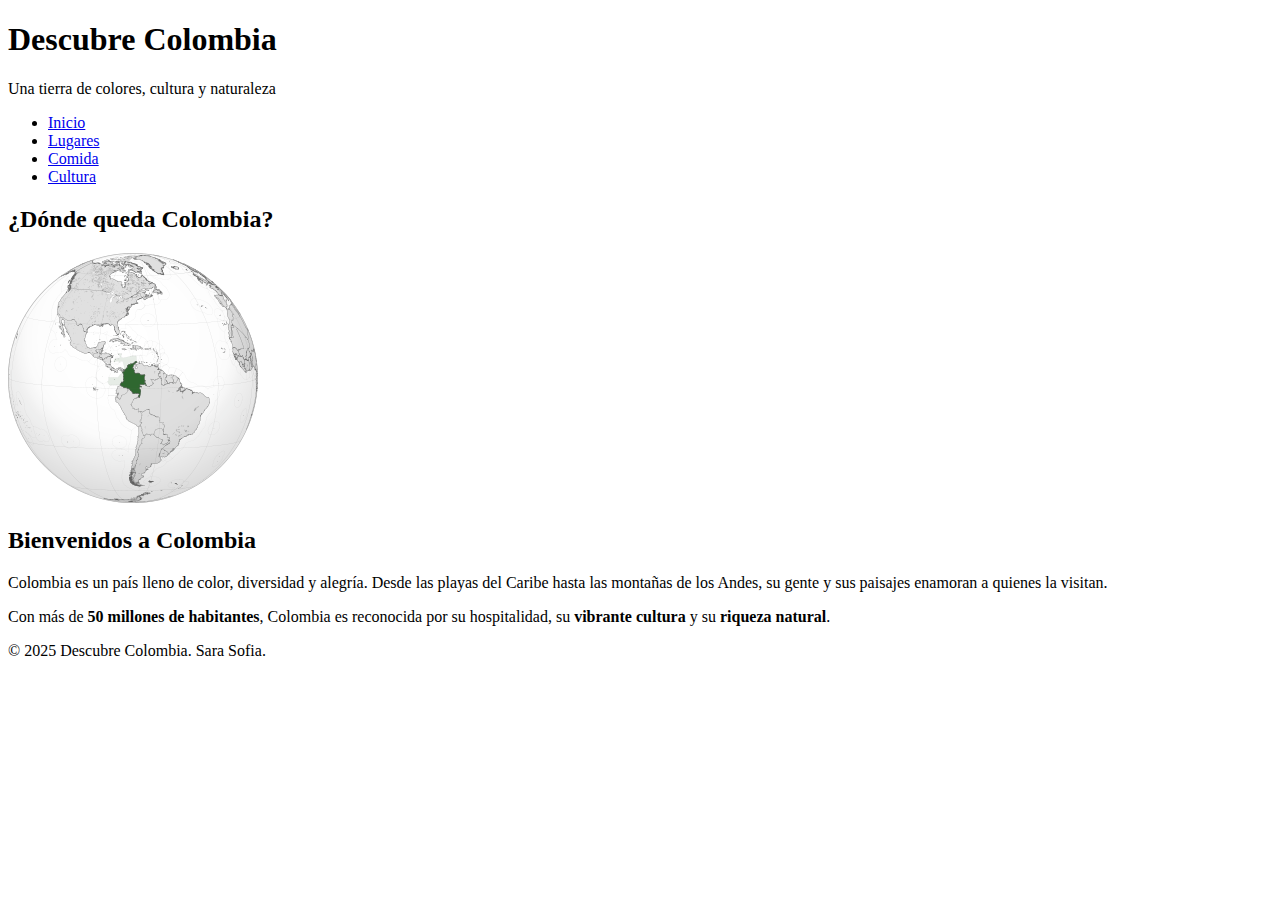
<file: index.html>
<!DOCTYPE html>
<html lang="es">

<head>
  <meta charset="utf-8" />
  <meta name="viewport" content="width=device-width, initial-scale=1.0" />
  <title>Descubre Colombia</title>
  <link rel="stylesheet" href="./stylesheets/main.css" />
</head>

<body>
<!--  Your HTML goes here-->

  <header>
    <h1>Descubre Colombia</h1>
    <p>Una tierra de colores, cultura y naturaleza</p>
    <nav>
      <ul>
        <li><a href="index.html">Inicio</a></li>
        <li><a href="lugares.html">Lugares</a></li>
        <li><a href="Comida.html">Comida</a></li>
        <li><a href="Cultura.html">Cultura</a></li>
      </ul>
    </nav>
  </header>

  <main>

    <section id="mapa">
      <h2>¿Dónde queda Colombia?</h2>
      <img src="images/mapa.png" alt="Mapa de Colombia" />
    </section>

    <section>
      <h2>Bienvenidos a Colombia</h2>
      <p>Colombia es un país lleno de color, diversidad y alegría. Desde las playas del Caribe hasta las montañas de los Andes, su gente y sus paisajes enamoran a quienes la visitan.</p>
      <p>Con más de <strong>50 millones de habitantes</strong>, Colombia es reconocida por su hospitalidad, su <strong>vibrante cultura</strong> y su <strong>riqueza natural</strong>.</p>
    </section>
    
  <footer>
    <p>&copy; 2025 Descubre Colombia. Sara Sofia.</p>
  </footer>

</html>
</file>
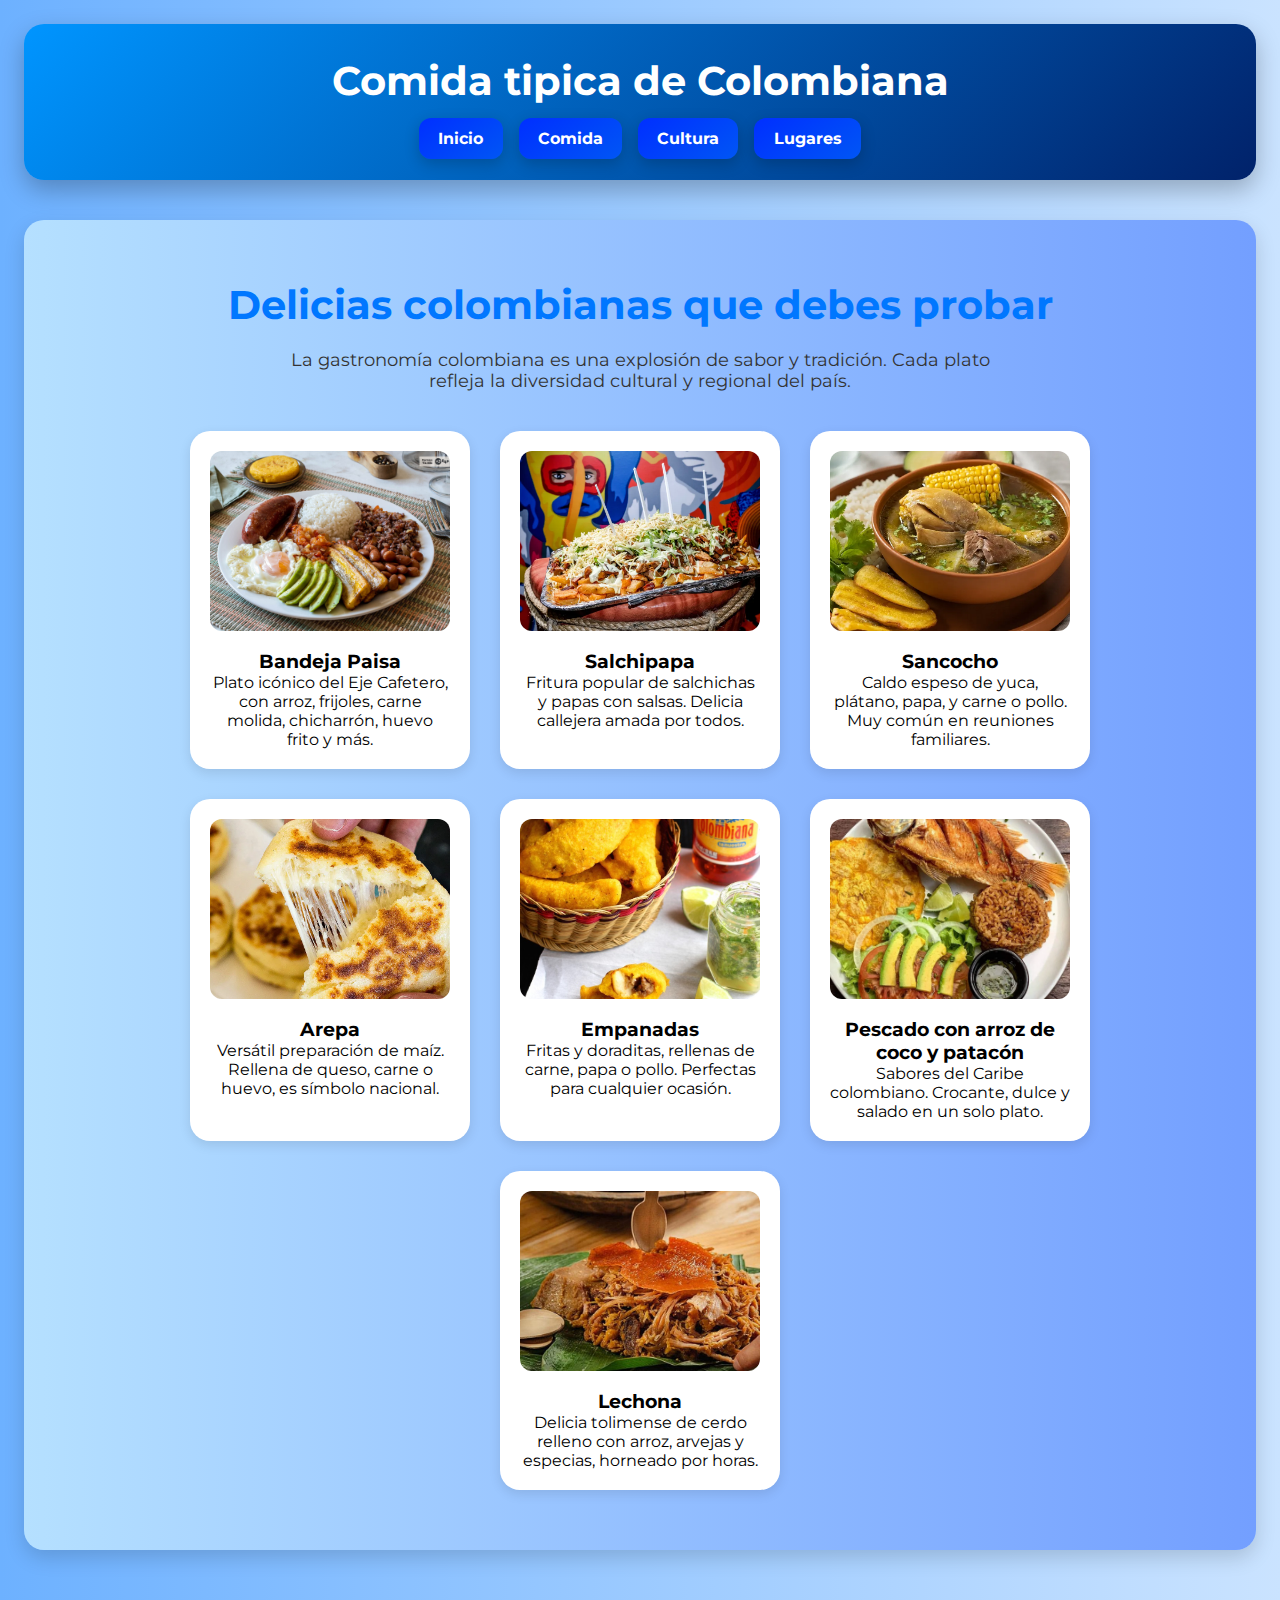
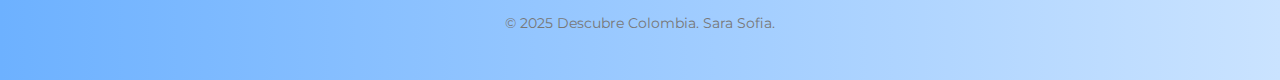
<file: Comida.html>
<!DOCTYPE html>
<html lang="es">
<head>
  <meta charset="UTF-8">
  <meta name="viewport" content="width=device-width, initial-scale=1.0">
  <title>Comida</title>
  <link rel="stylesheet" href="stylesheets/estilo-comida.css" />
</head>
<body>

  <header>
    <h1>Comida tipica de Colombiana</h1>
    <nav>
  <ul>
    <li><a href="index.html">Inicio</a></li>
    <li><a href="comida.html">Comida</a></li>
    <li><a href="cultura.html">Cultura</a></li>
    <li><a href="lugares.html">Lugares</a></li>
  </ul>
</nav>
  </header>

<script type="module" src="./javascripts/main.js"></script>
</body>

<section id="comida" class="section">
  <h2 class="section-title">Delicias colombianas que debes probar</h2>
  <p class="section-text">
    La gastronomía colombiana es una explosión de sabor y tradición. Cada plato refleja la diversidad cultural y regional del país.
  </p>

  <div class="food-grid">
    <div class="food-item">
      <img src="images/BandejaPisa.jpg" alt="Bandeja Paisa" class="food-img">
      <h3>Bandeja Paisa</h3>
      <p>Plato icónico del Eje Cafetero, con arroz, frijoles, carne molida, chicharrón, huevo frito y más.</p>
    </div>

    <div class="food-item">
      <img src="images/LaSalchipapa.webp" alt="Salchipapa" class="food-img">
      <h3>Salchipapa</h3>
      <p>Fritura popular de salchichas y papas con salsas. Delicia callejera amada por todos.</p>
    </div>

    <div class="food-item">
      <img src="images/Sancocho.webp" alt="Sancocho" class="food-img">
      <h3>Sancocho</h3>
      <p>Caldo espeso de yuca, plátano, papa, y carne o pollo. Muy común en reuniones familiares.</p>
    </div>

    <div class="food-item">
      <img src="images/Arepas.webp" alt="Arepa" class="food-img">
      <h3>Arepa</h3>
      <p>Versátil preparación de maíz. Rellena de queso, carne o huevo, es símbolo nacional.</p>
    </div>

    <div class="food-item">
      <img src="images/Empanadas.jpg" alt="Empanadas" class="food-img">
      <h3>Empanadas</h3>
      <p>Fritas y doraditas, rellenas de carne, papa o pollo. Perfectas para cualquier ocasión.</p>
    </div>

    <div class="food-item">
      <img src="images/Pescadococoypatacon.webp" alt="Pescado con arroz de coco y patacón" class="food-img">
      <h3>Pescado con arroz de coco y patacón</h3>
      <p>Sabores del Caribe colombiano. Crocante, dulce y salado en un solo plato.</p>
    </div>

    <div class="food-item">
      <img src="images/lechona.jpg" alt="Lechona" class="food-img">
      <h3>Lechona</h3>
      <p>Delicia tolimense de cerdo relleno con arroz, arvejas y especias, horneado por horas.</p>
    </div>
  </div>
</section>

  <footer>
    <p>&copy; 2025 Descubre Colombia. Sara Sofia.</p>
  </footer>

</html>
</file>
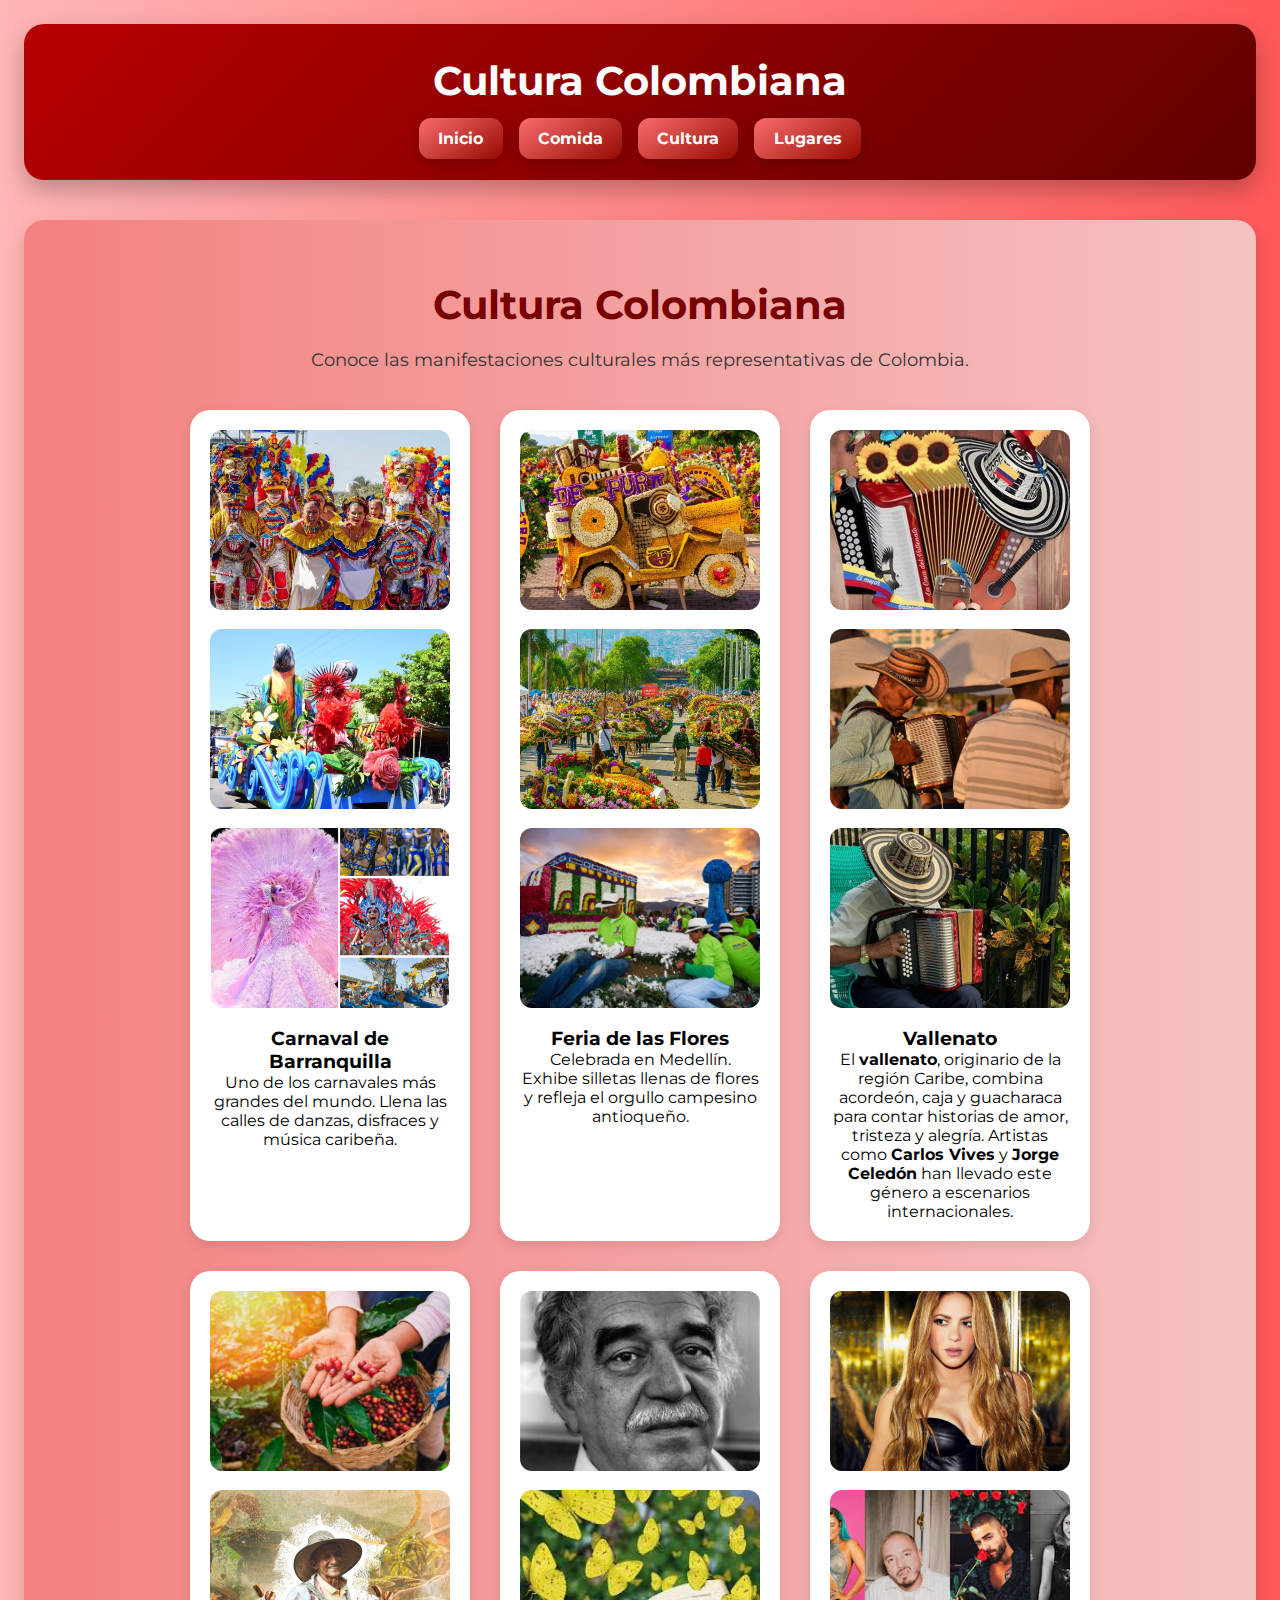
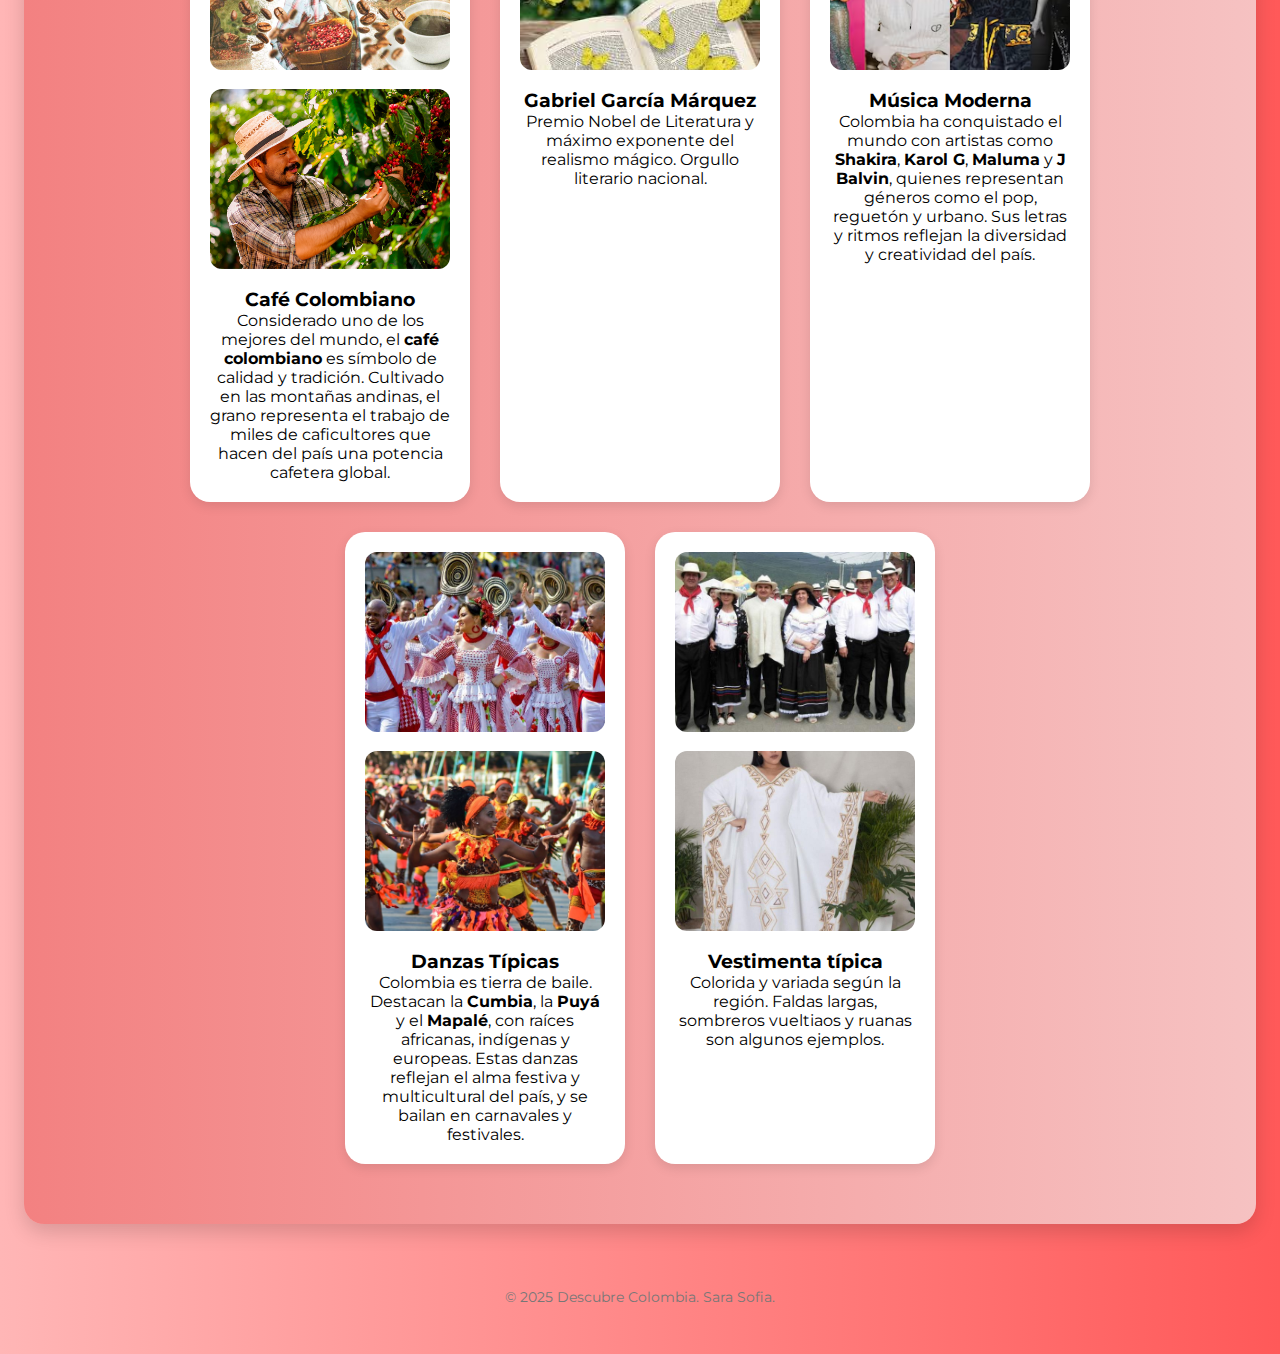
<file: Cultura.html>
<!DOCTYPE html>
<html lang="es">
<head>
  <meta charset="UTF-8" />
  <meta name="viewport" content="width=device-width, initial-scale=1.0">
  <title>Cultura Colombiana</title>
  <link rel="stylesheet" href="stylesheets/estilo-cultura.css" />
</head>
<body>

  <header>
    <h1>Cultura Colombiana</h1>
    <nav>
  <ul>
    <li><a href="index.html">Inicio</a></li>
    <li><a href="comida.html">Comida</a></li>
    <li><a href="cultura.html">Cultura</a></li>
    <li><a href="lugares.html">Lugares</a></li>
  </ul>
</nav>

  </header>

<script type="module" src="./javascripts/main.js"></script>
</body>

<section id="cultura">
    <h2 class="section-title">Cultura Colombiana</h2>
    <p class="section-text">Conoce las manifestaciones culturales más representativas de Colombia.</p>

 <div class="cultura-grid">
    <div class="cultura-item">
      <img src="images/carnaval-barranquilla.webp" alt="Carnaval de Barranquilla" class="cultura-img">
      <img src="images/carnavaldebarranquilla02.jpg" alt="Carnaval de Barranquilla" class="cultura-img">
      <img src="images/Carnaval03.jpg" alt="Carnaval de Barranquilla" class="cultura-img">
      <h3>Carnaval de Barranquilla</h3>
      <p>Uno de los carnavales más grandes del mundo. Llena las calles de danzas, disfraces y música caribeña.</p>
    </div>
    
    <div class="cultura-item">
      <img src="images/feriadeflores.jpg" alt="Feria de las Flores" class="cultura-img">
      <img src="images/feriadeflores02.webp" alt="Feria de las Flores" class="cultura-img">
      <img src="images/feriadeflores03.webp" alt="Feria de las Flores" class="cultura-img">
      <h3>Feria de las Flores</h3>
      <p>Celebrada en Medellín. Exhibe silletas llenas de flores y refleja el orgullo campesino antioqueño.</p>
    </div>

<div class="cultura-item">
  <img src="images/vallenato.jpg" alt="Grupo de Vallenato" class="cultura-img">
  <img src="images/vallenato02.jpg" alt="Grupo de Vallenato" class="cultura-img">
  <img src="images/vallenato03.webp" alt="Grupo de Vallenato" class="cultura-img">
  <h3>Vallenato</h3>
  <p>El <strong>vallenato</strong>, originario de la región Caribe, combina acordeón, caja y guacharaca para contar historias de amor, tristeza y alegría. Artistas como <strong>Carlos Vives</strong> y <strong>Jorge Celedón</strong> han llevado este género a escenarios internacionales.</p>
</div>

<div class="cultura-item">
  <img src="images/cafe02.jpg" alt="Café colombiano" class="cultura-img">
  <img src="images/cafe03.jpg" alt="Café colombiano" class="cultura-img">
  <img src="images/cafe04.jpg" alt="Café colombiano" class="cultura-img">
  <h3>Café Colombiano</h3>
  <p>Considerado uno de los mejores del mundo, el <strong>café colombiano</strong> es símbolo de calidad y tradición. Cultivado en las montañas andinas, el grano representa el trabajo de miles de caficultores que hacen del país una potencia cafetera global.</p>
</div>

    <div class="cultura-item">
      <img src="images/gabrielgarciamarques.png" alt="Gabriel García Márquez" class="cultura-img">
      <img src="images/gabo03.jpg" alt="Gabriel García Márquez" class="cultura-img">
      <h3>Gabriel García Márquez</h3>
      <p>Premio Nobel de Literatura y máximo exponente del realismo mágico. Orgullo literario nacional.</p>
    </div>

    <div class="cultura-item">
      <img src="images/shakira.jpg" alt="Cantantes colombianos" class="cultura-img">
      <img src="images/artistas.avif" alt="Cantantes colombianos" class="cultura-img">
      <h3>Música Moderna</h3>
      <p>Colombia ha conquistado el mundo con artistas como <strong>Shakira</strong>, <strong>Karol G</strong>, <strong>Maluma</strong> y <strong>J Balvin</strong>, quienes representan géneros como el pop, reguetón y urbano. Sus letras y ritmos reflejan la diversidad y creatividad del país.</p>
    </div>
<div class="cultura-item">
      <img src="images/cumbia01.jpg" alt="Baile colombiano" class="cultura-img">
      <img src="images/Mapale.jpg" alt="Baile colombiano" class="cultura-img">
      <h3>Danzas Típicas</h3>
      <p>Colombia es tierra de baile. Destacan la <strong>Cumbia</strong>, la <strong>Puyá</strong> y el <strong>Mapalé</strong>, con raíces africanas, indígenas y europeas. Estas danzas reflejan el alma festiva y multicultural del país, y se bailan en carnavales y festivales.</p>
  </div>

    <div class="cultura-item">
      <img src="images/trajes.jpg" alt="Traje típico colombiano" class="cultura-img">
      <img src="images/mantaguajira.jpg" alt="Traje típico colombiano" class="cultura-img">
      <h3>Vestimenta típica</h3>
      <p>Colorida y variada según la región. Faldas largas, sombreros vueltiaos y ruanas son algunos ejemplos.</p>
    </div>
</div>
</section>

  <footer>
    <p>&copy; 2025 Descubre Colombia. Sara Sofia.</p>
  </footer>
  
</body>
</html>
</file>
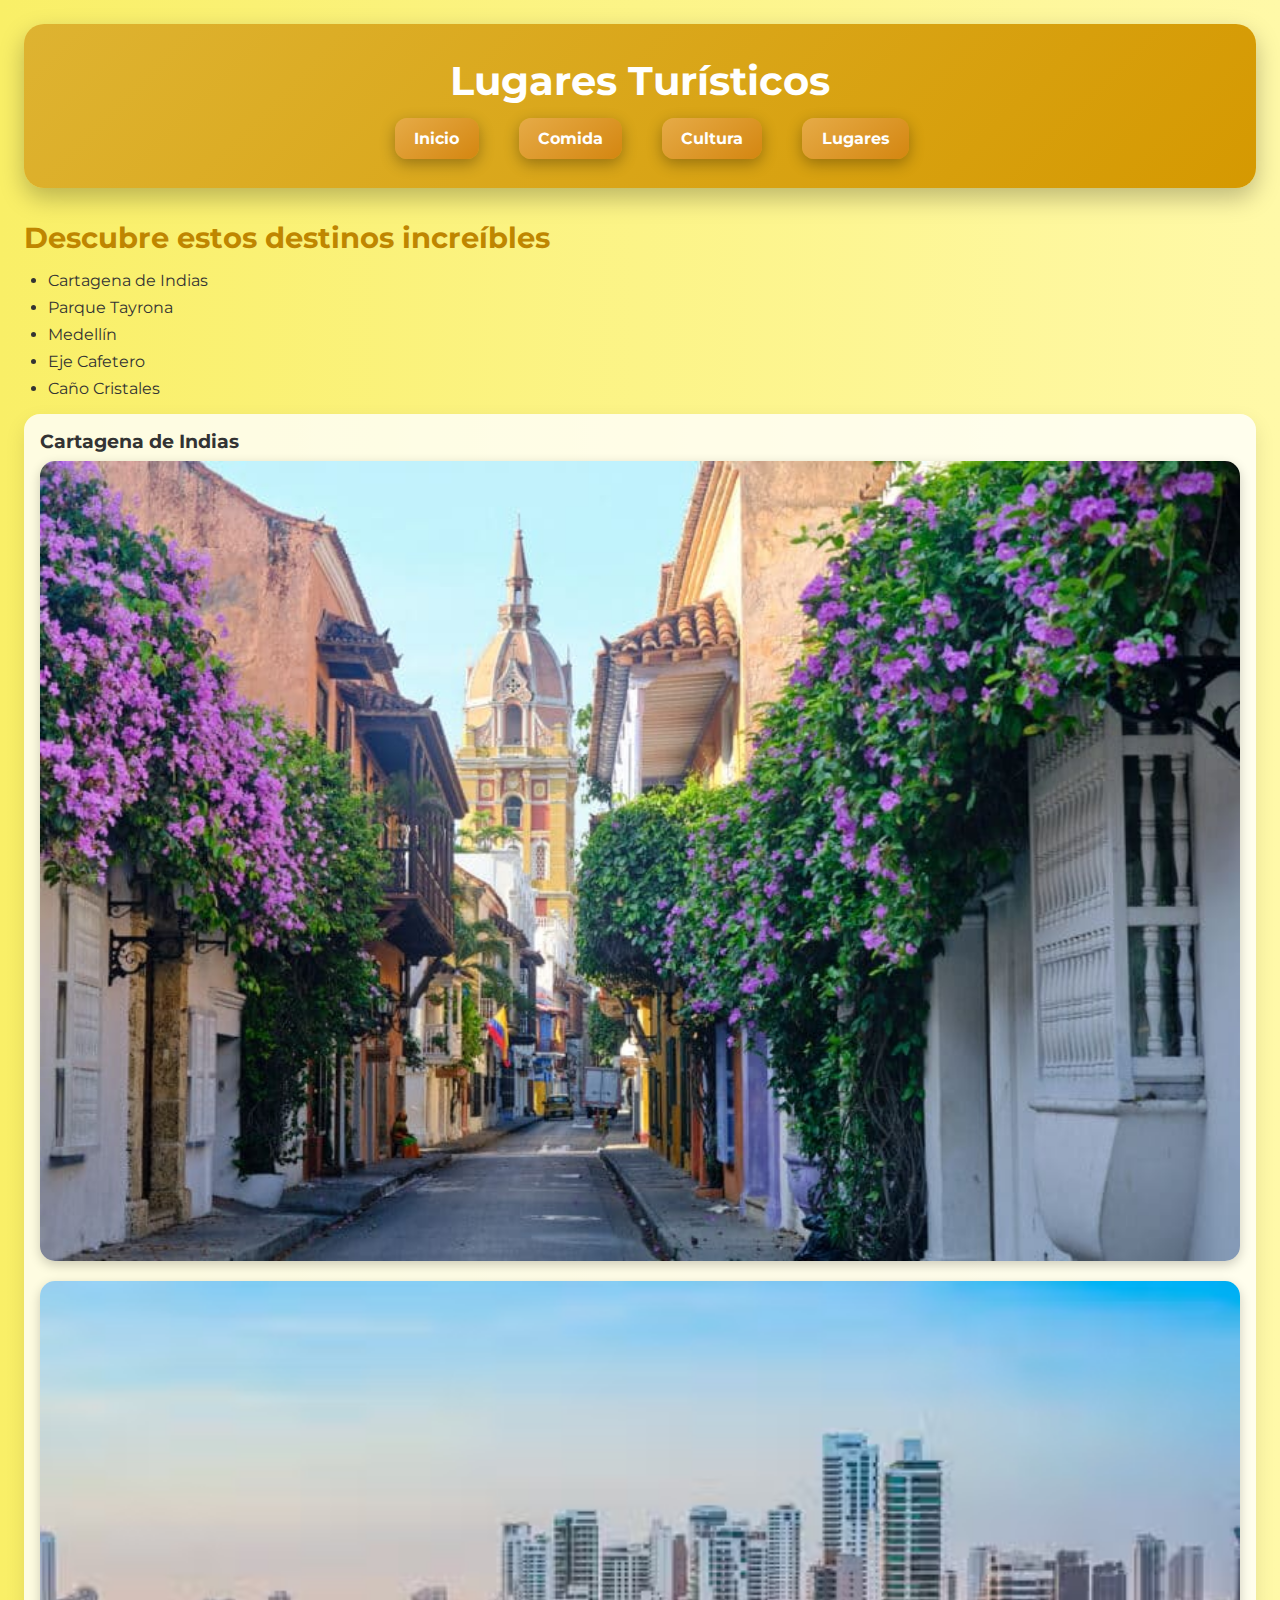
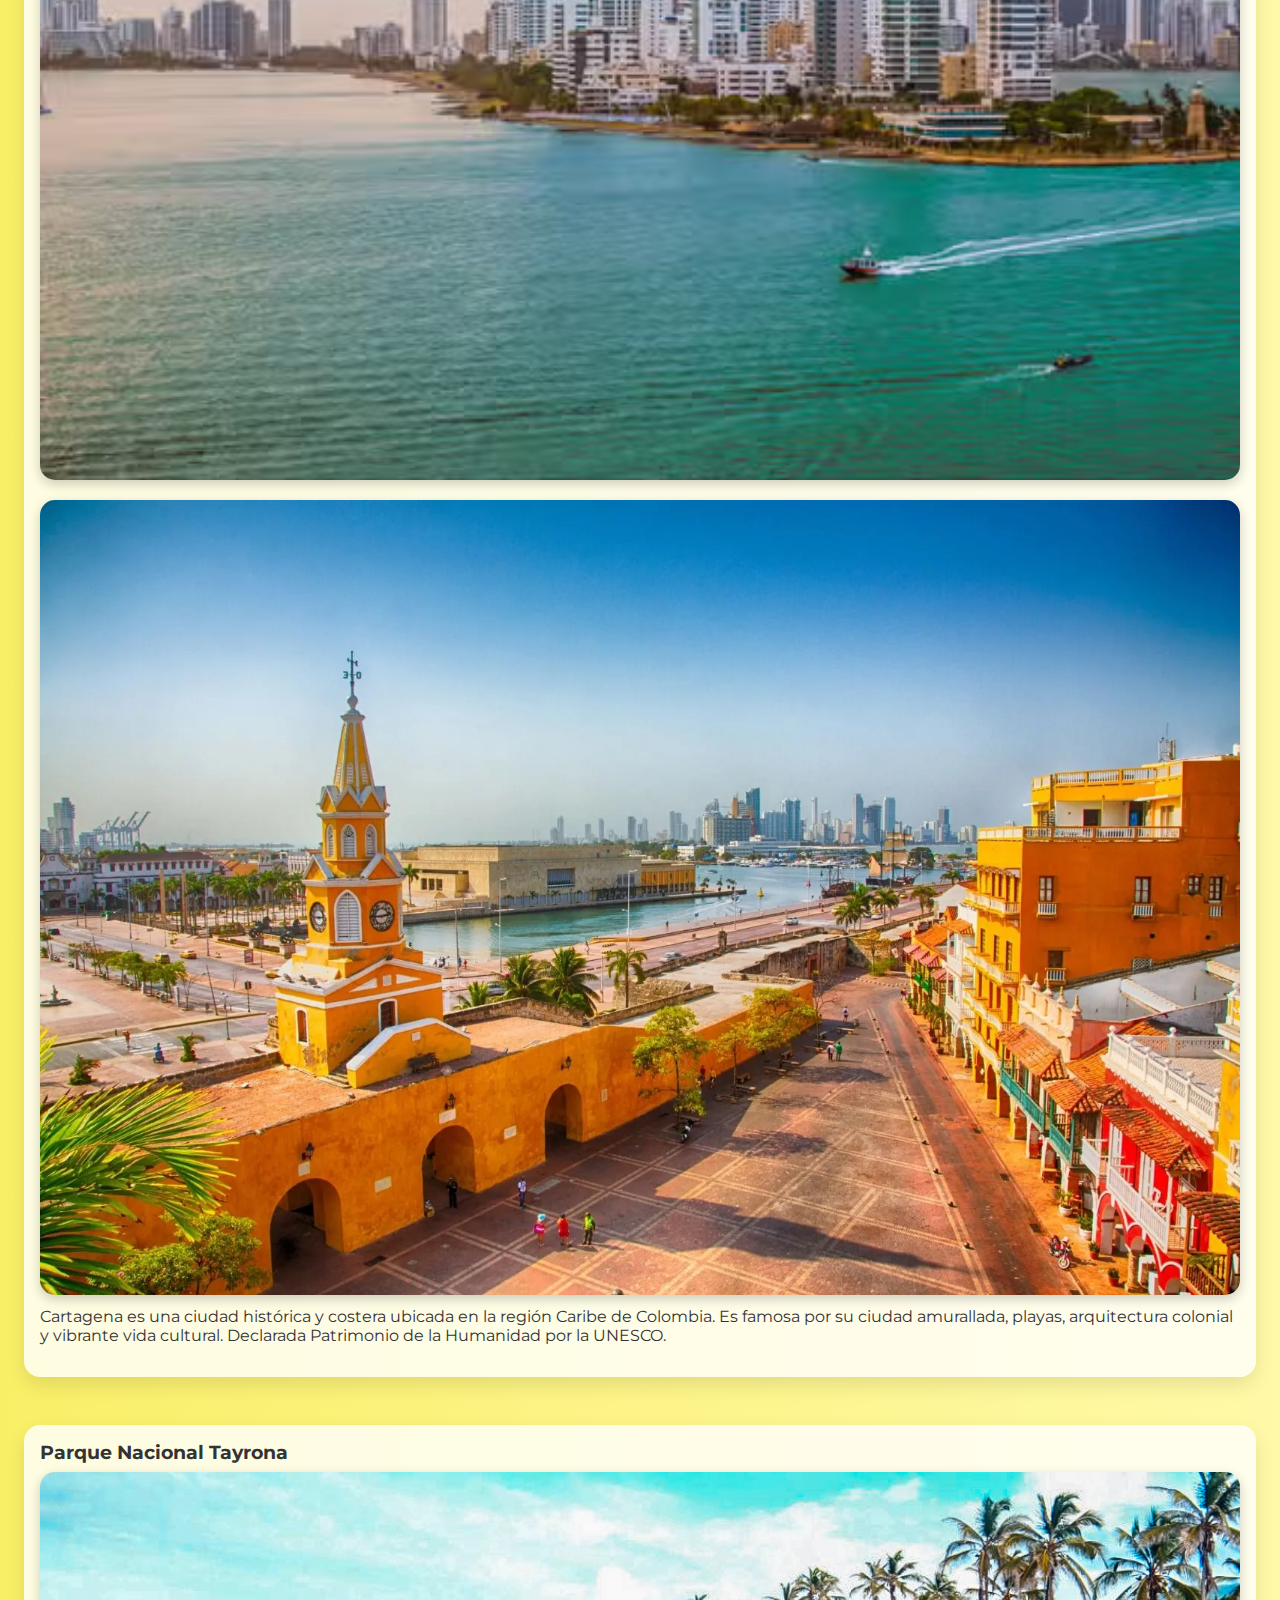
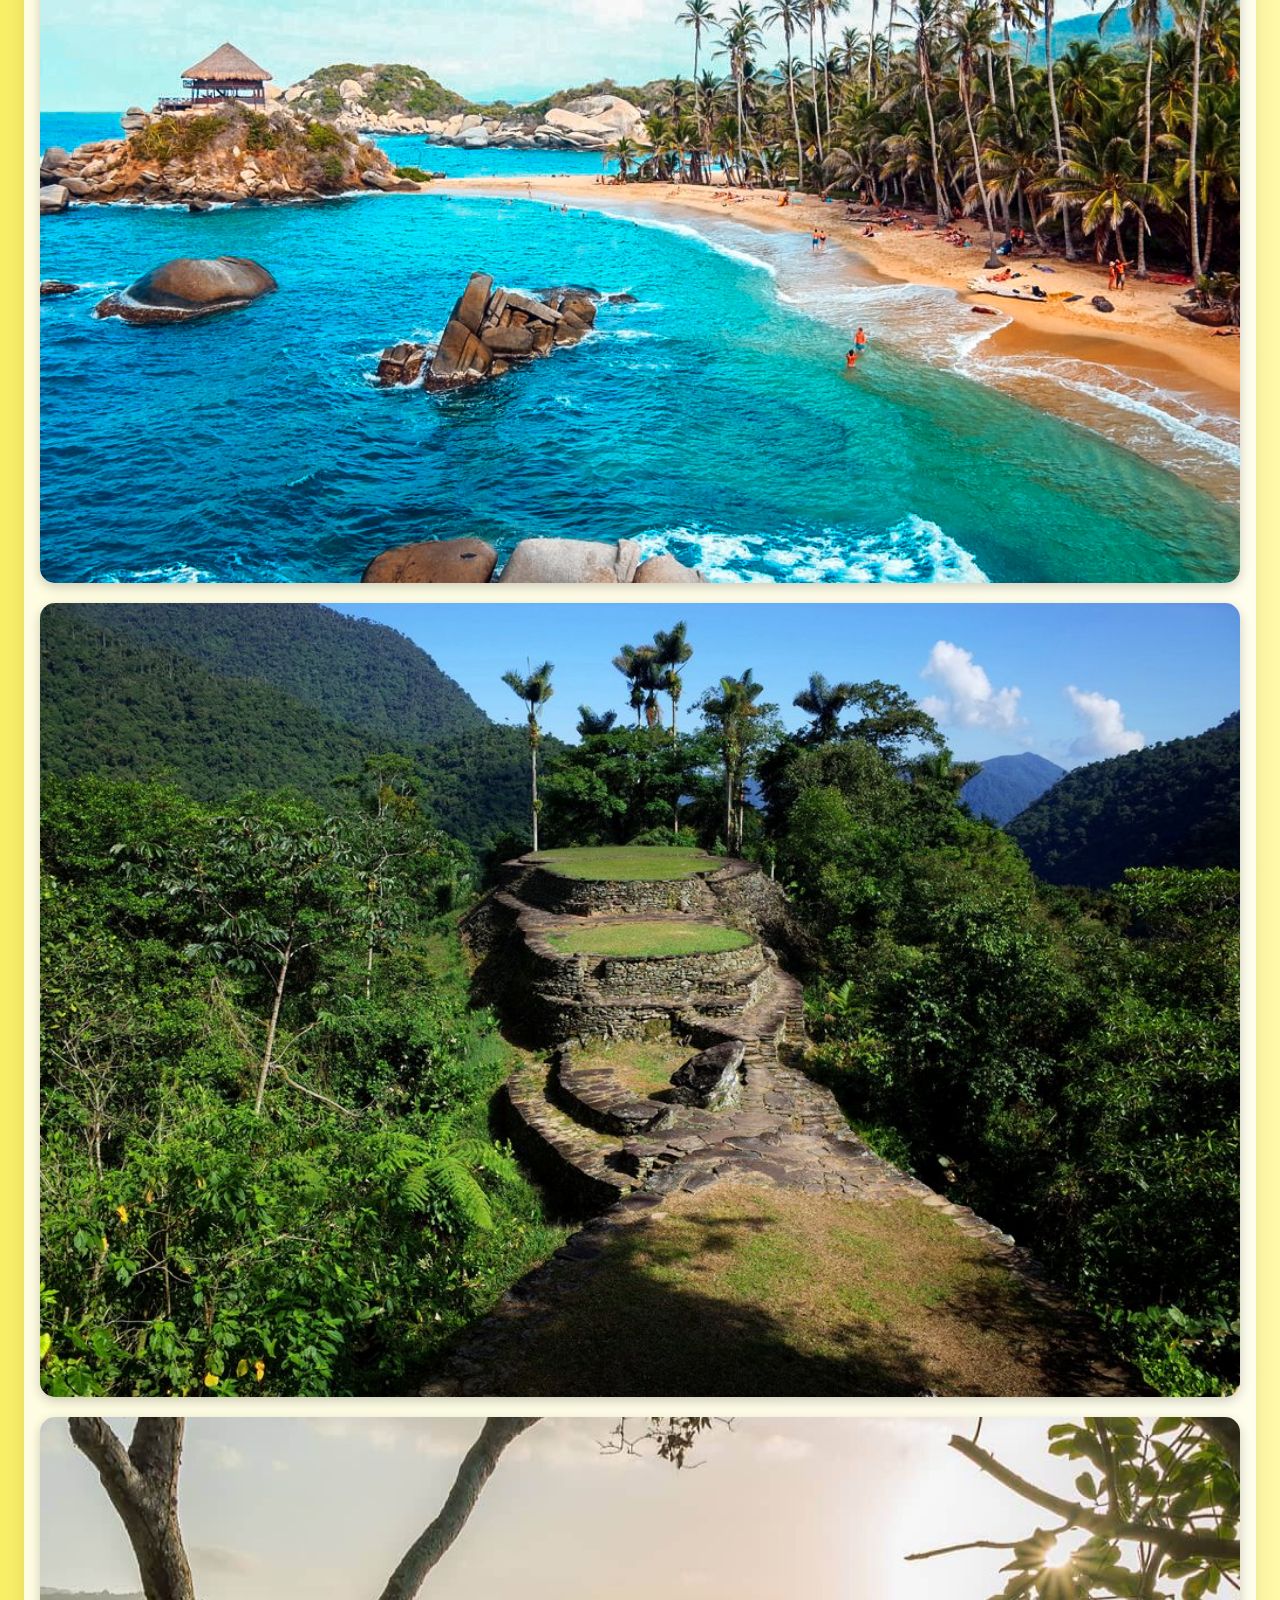
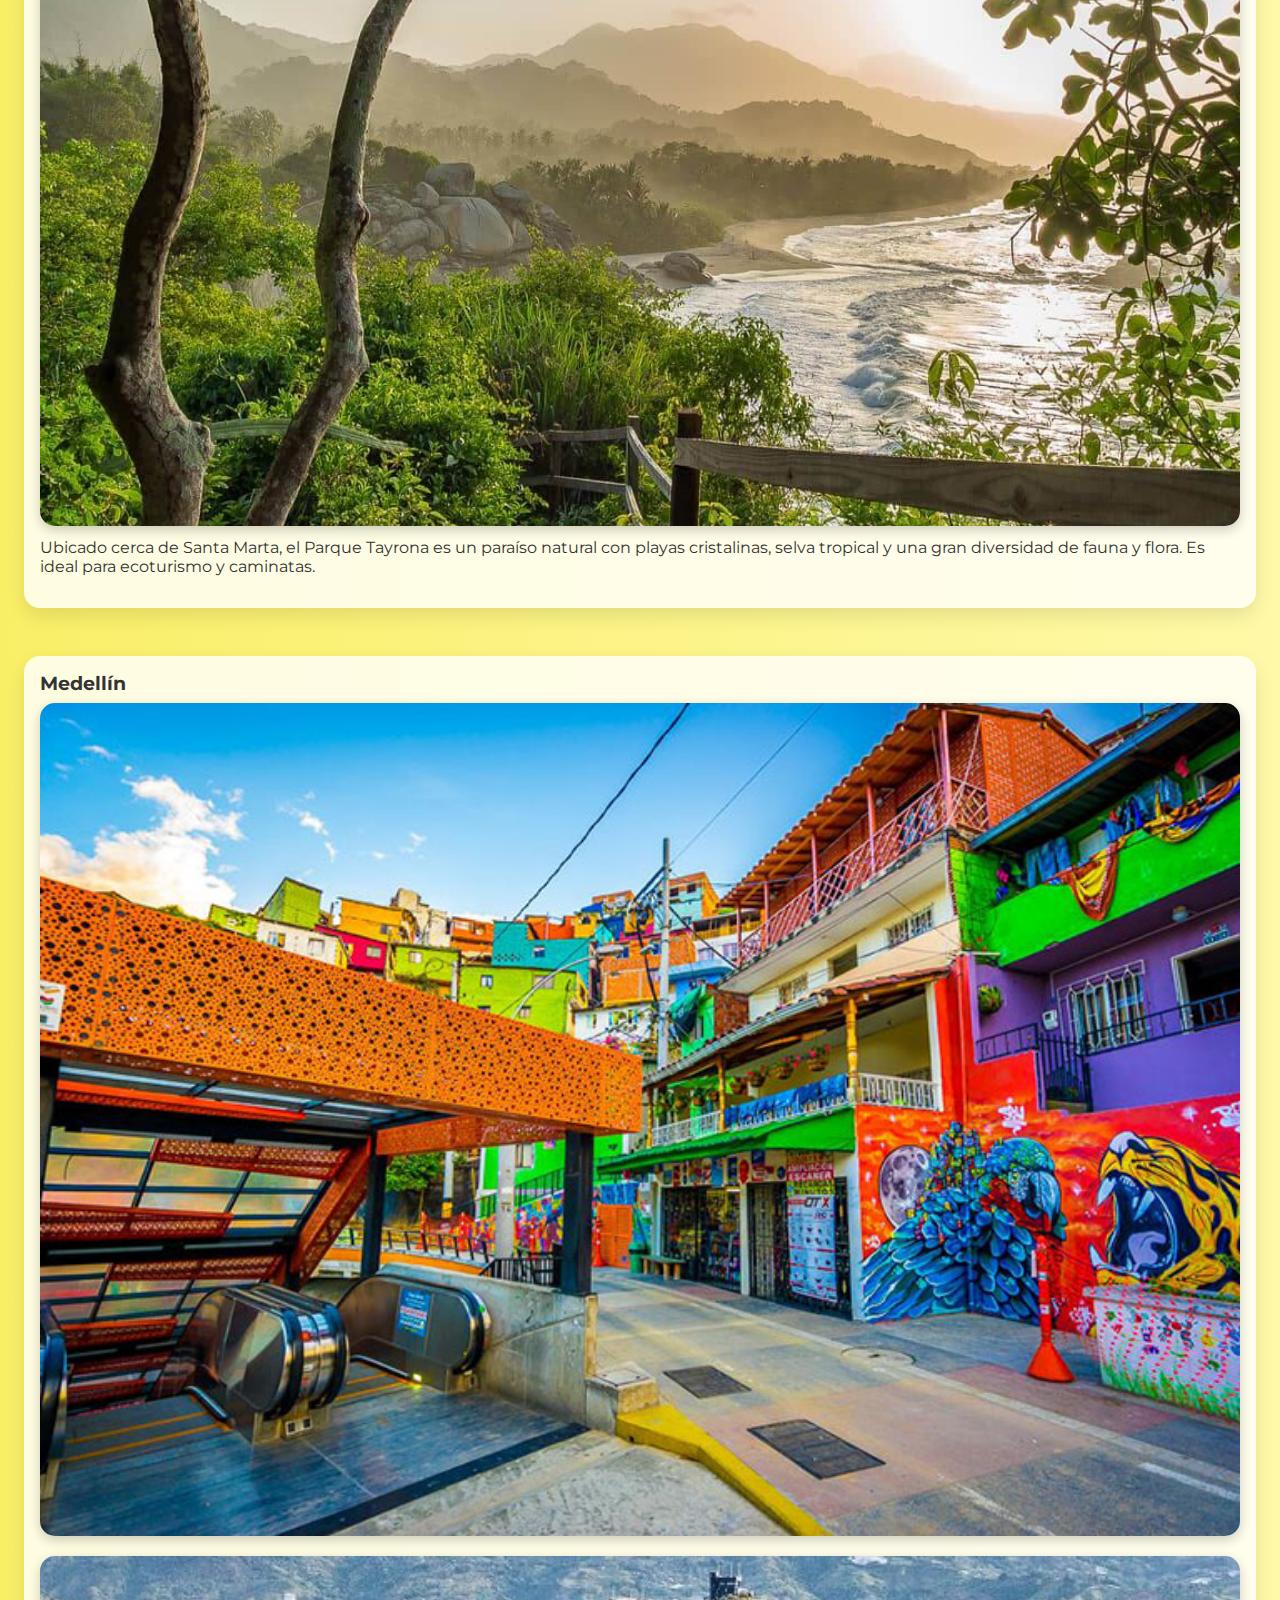
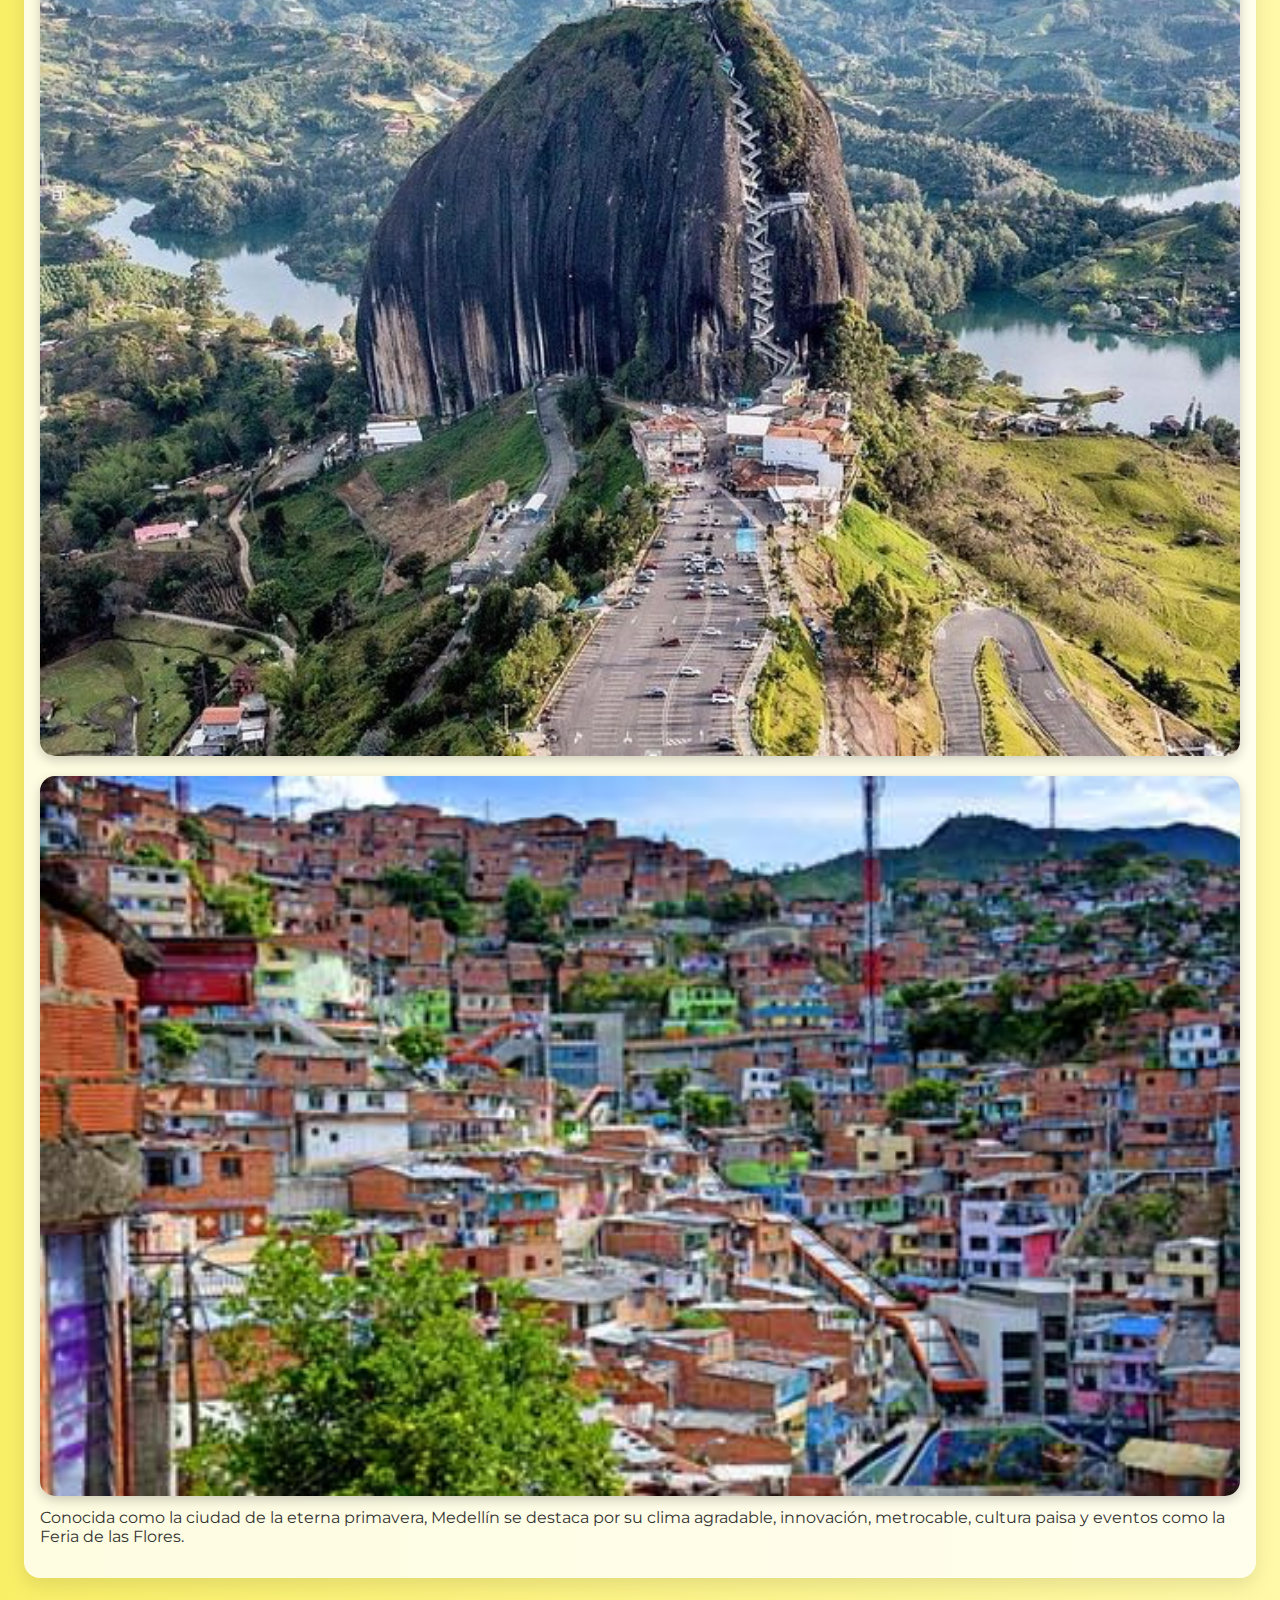
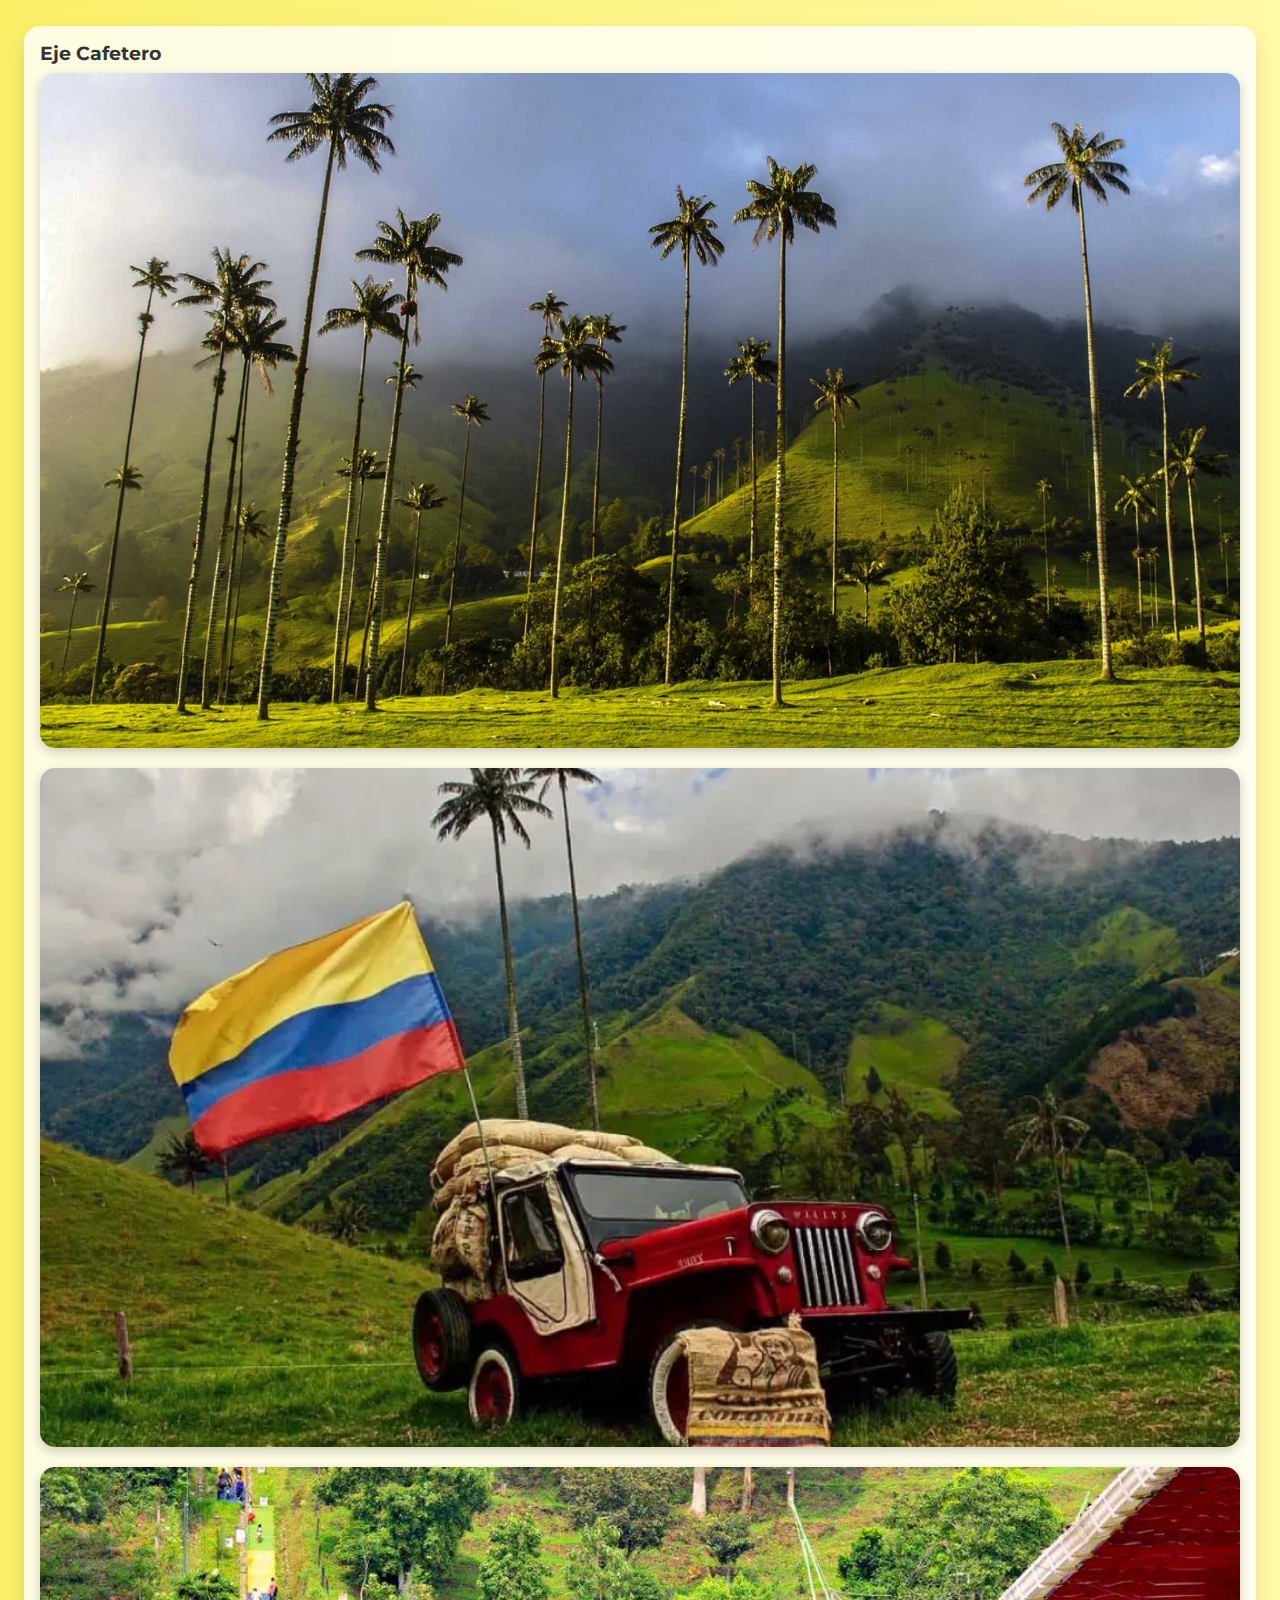
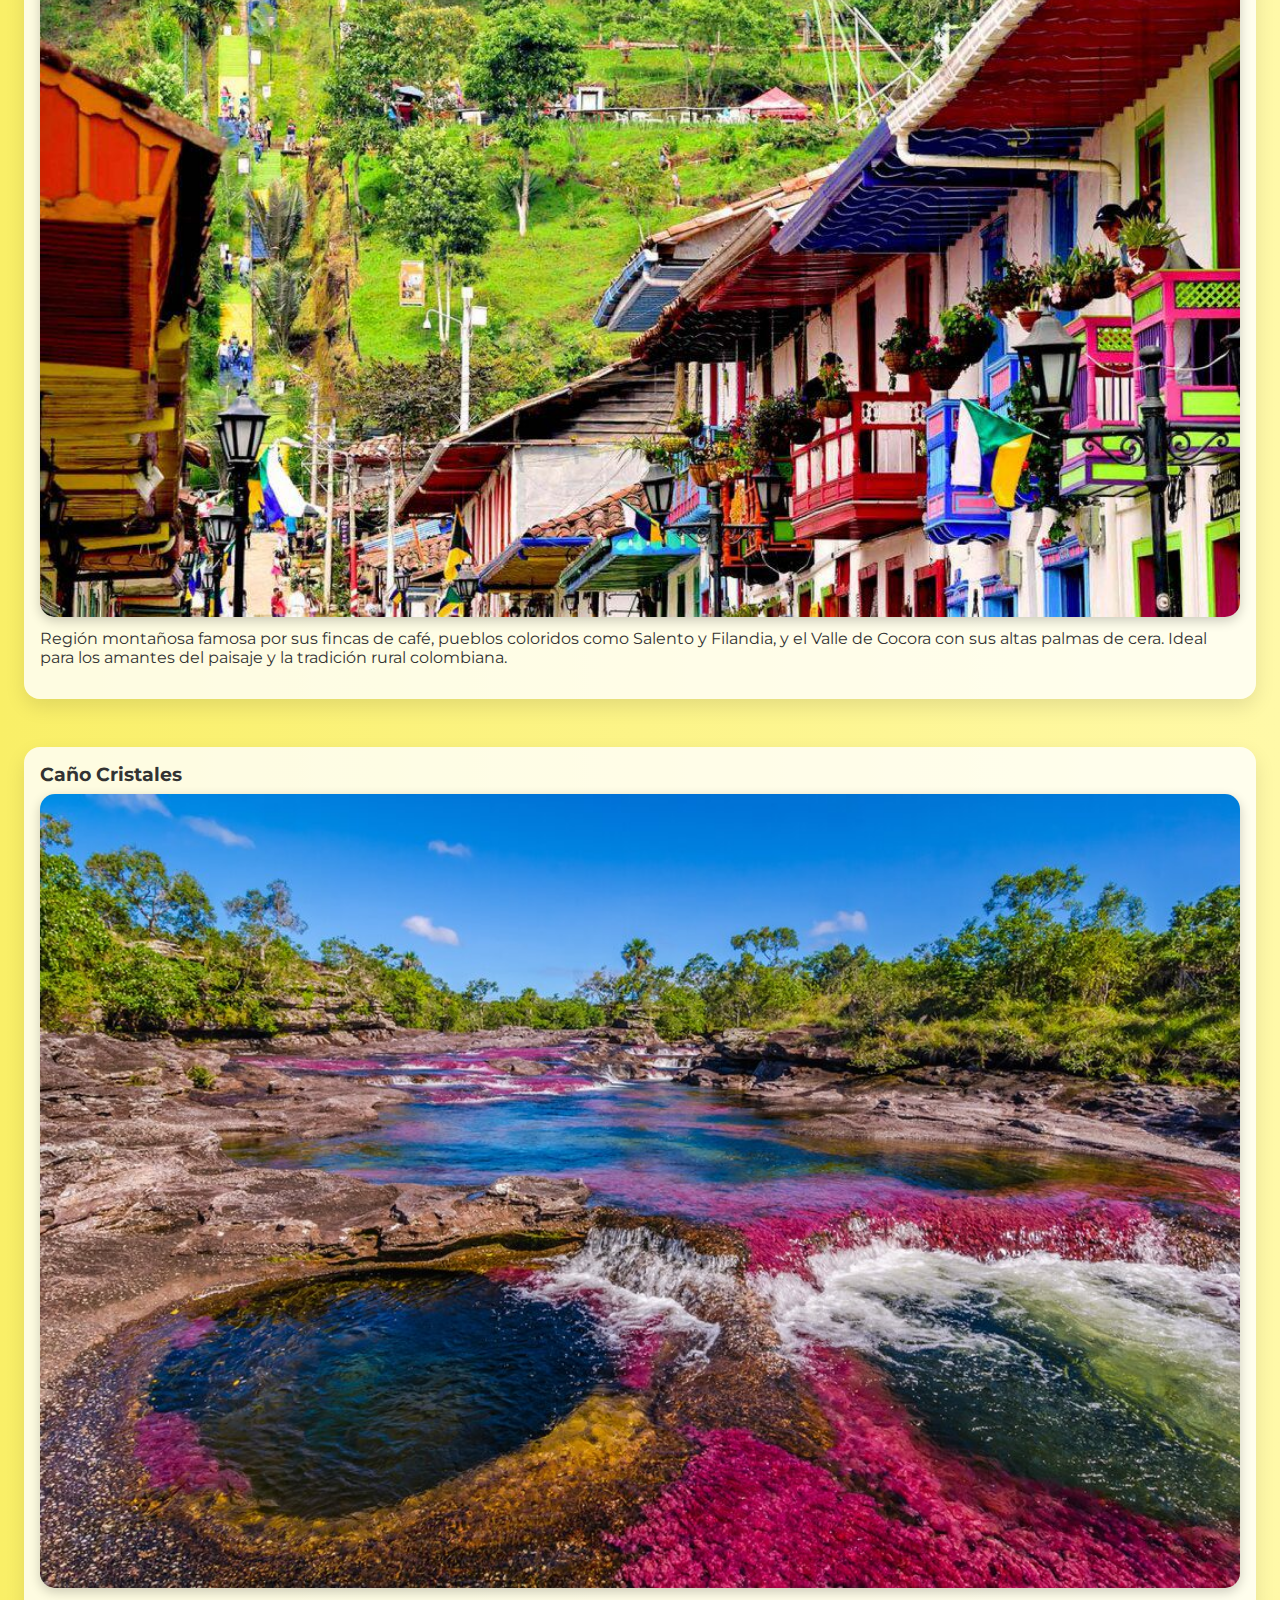
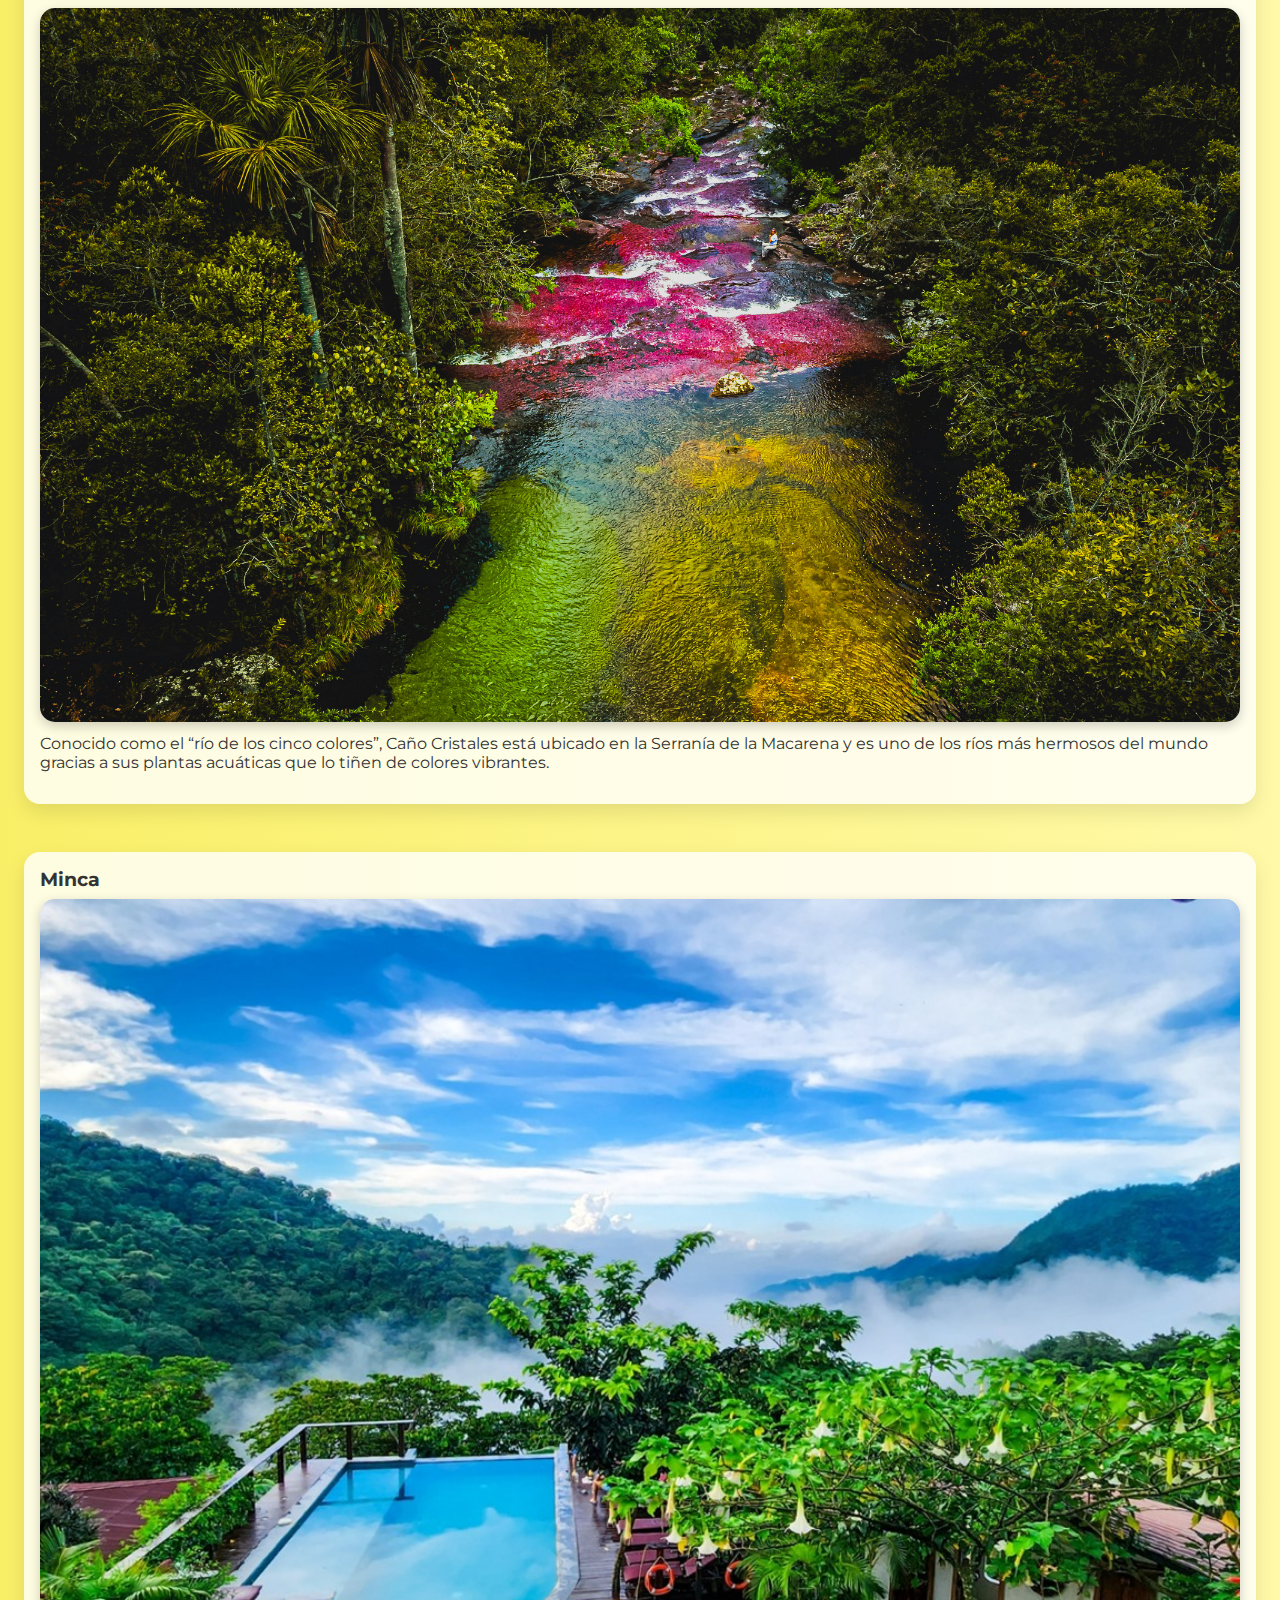
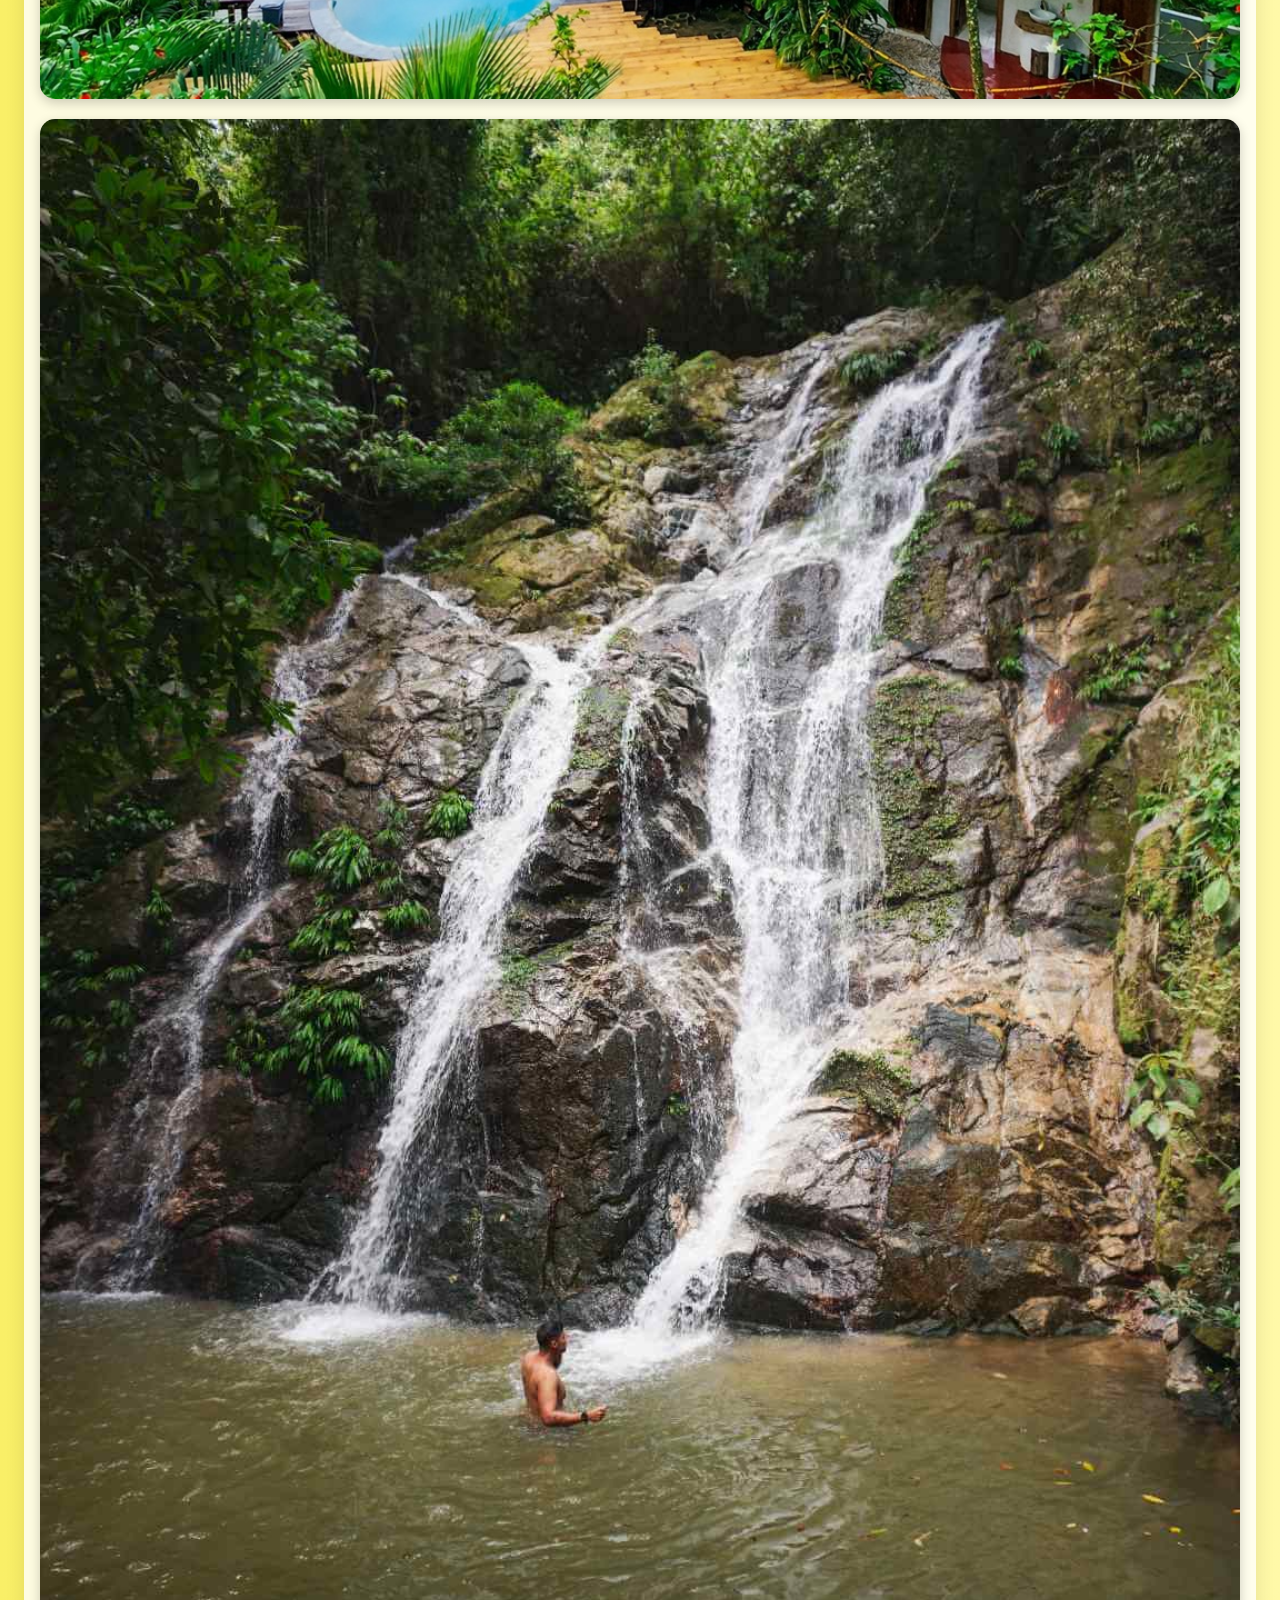
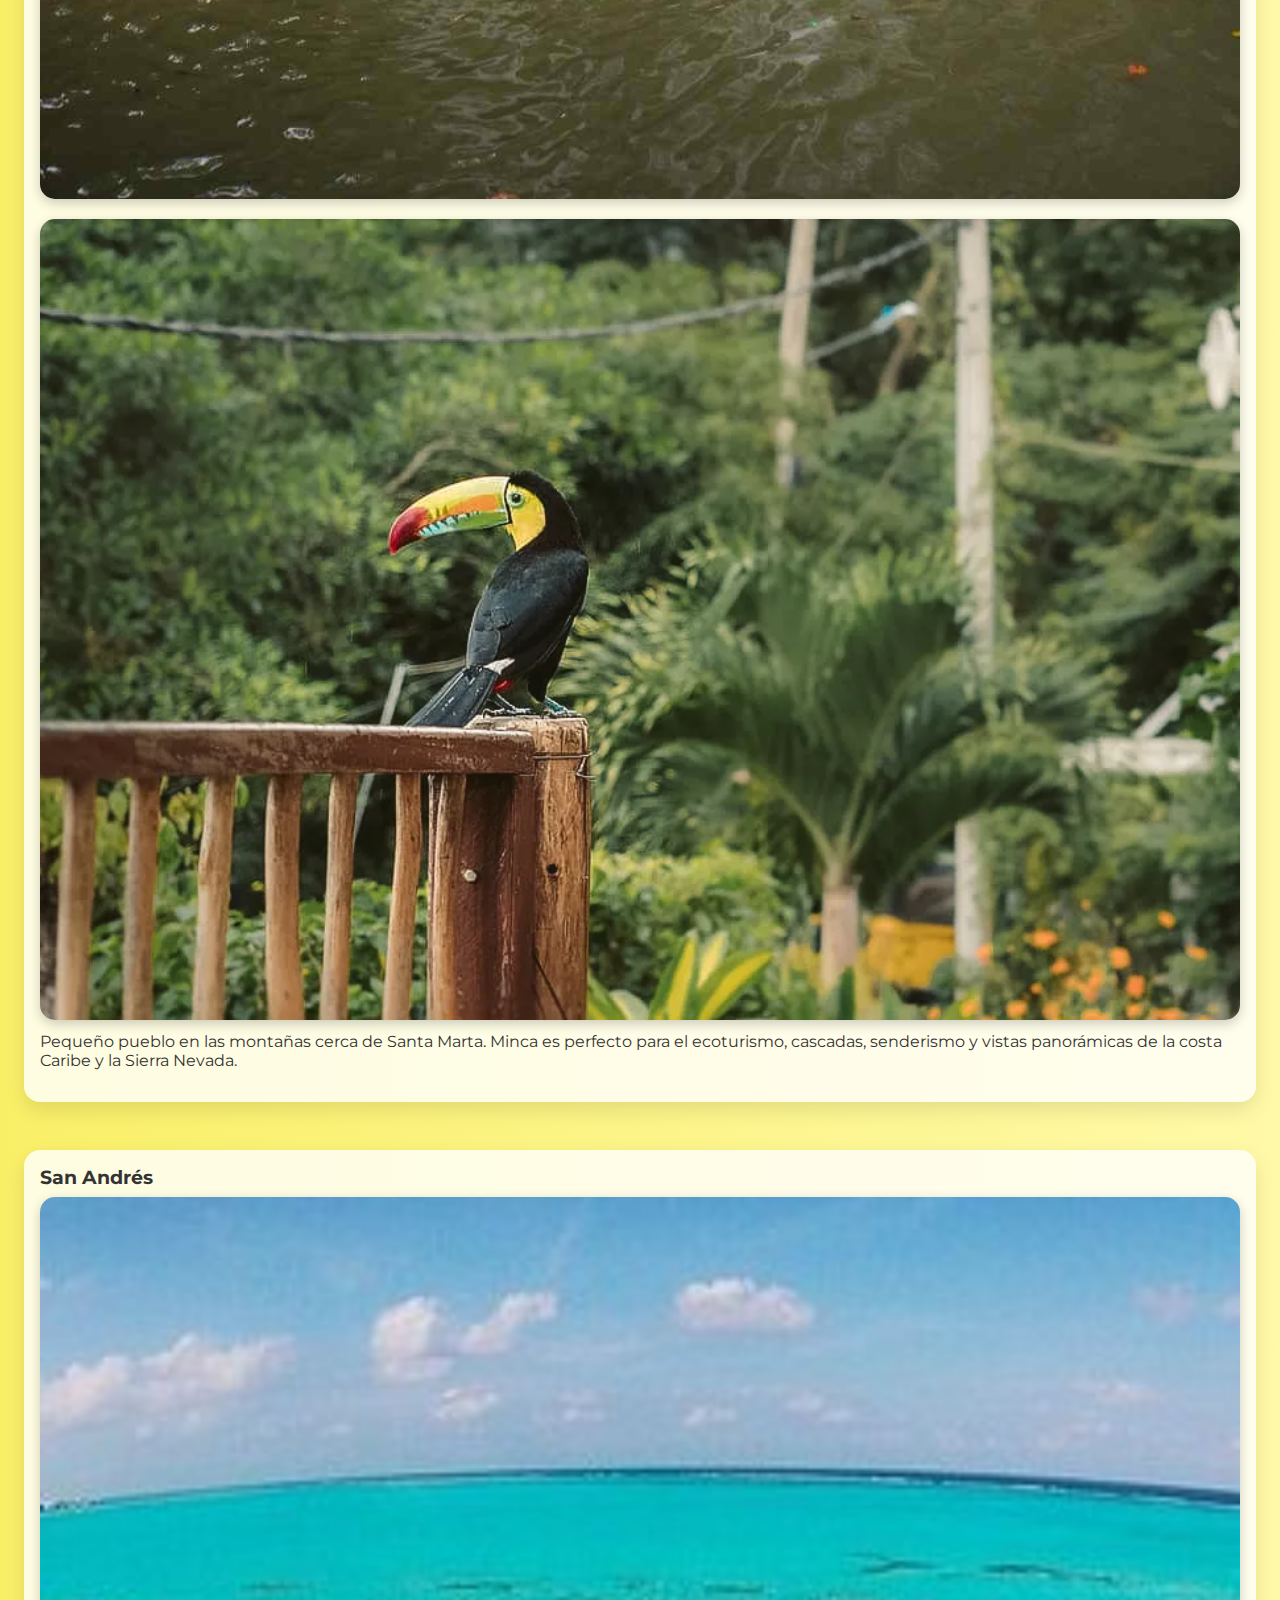
<file: lugares.html>
<!DOCTYPE html>
<html lang="es">
<head>
  <meta charset="UTF-8" />
  <meta name="viewport" content="width=device-width, initial-scale=1.0"/>
  <title>Lugares de Colombia</title>
  <link rel="stylesheet" href="stylesheets/estilos-lugares.css" />
</head>
<body>

  <header>
    <h1>Lugares Turísticos</h1>
  <nav>
  <ul>
    <li><a href="index.html">Inicio</a></li>
    <li><a href="comida.html">Comida</a></li>
    <li><a href="cultura.html">Cultura</a></li>
    <li><a href="lugares.html">Lugares</a></li>
  </ul>
</nav>

</header>
 <main>
   <section id="lugares">
      <h2>Descubre estos destinos increíbles</h2>
      <ul>
        <li>Cartagena de Indias</li>
        <li>Parque Tayrona</li>
        <li>Medellín</li>
        <li>Eje Cafetero</li>
        <li>Caño Cristales</li>
      </ul>

      <article class="destino">
        <h3>Cartagena de Indias</h3>
        <img src="images/Cartagena01.jpg" alt="Cartagena centro y calles" />
        <img src="images/Cartagena02.avif" alt="Mar y playa de Cartagena" />
        <img src="images/Cartagena03.webp" alt="Ciudad amurallada de Cartagena" />
        <p>Cartagena es una ciudad histórica y costera ubicada en la región Caribe de Colombia. Es famosa por su ciudad amurallada, playas, arquitectura colonial y vibrante vida cultural. Declarada Patrimonio de la Humanidad por la UNESCO.</p>
      </article>

      <article class="destino">
        <h3>Parque Nacional Tayrona</h3>
        <img src="images/ParqueTayrona01.jpg" alt="Parque Nacional Natural Tayrona" />
        <img src="images/ParqueTayrona02.jpg" alt="Parque Nacional Natural Tayrona" />
        <img src="images/ParqueTayrona03.jpeg" alt="Parque Nacional Natural Tayrona" />
        <p>Ubicado cerca de Santa Marta, el Parque Tayrona es un paraíso natural con playas cristalinas, selva tropical y una gran diversidad de fauna y flora. Es ideal para ecoturismo y caminatas.</p>
      </article>

      <article class="destino">
        <h3>Medellín</h3>
        <img src="images/Medellin01.jpg" alt="Comuna 13" />
        <img src="images/Medellin02.jpg" alt="Guatapé" />
        <img src="images/Medellin03.avif" alt="Barrios de Medellín" />
        <p>Conocida como la ciudad de la eterna primavera, Medellín se destaca por su clima agradable, innovación, metrocable, cultura paisa y eventos como la Feria de las Flores.</p>
      </article>

      <article class="destino">
        <h3>Eje Cafetero</h3>
        <img src="images/EjeCafetero01.jpg" alt="Paisaje del Eje Cafetero" />
        <img src="images/EjeCafetero02.webp" alt="Paisaje del Eje Cafetero" />
        <img src="images/EjeCafetero03.jpeg" alt="Paisaje del Eje Cafetero" />
        <p>Región montañosa famosa por sus fincas de café, pueblos coloridos como Salento y Filandia, y el Valle de Cocora con sus altas palmas de cera. Ideal para los amantes del paisaje y la tradición rural colombiana.</p>
      </article>

      <article class="destino">
        <h3>Caño Cristales</h3>
        <img src="images/CañoCristales01.jpg" alt="Caño Cristales" />
        <img src="images/CañoCristales02.jpg" alt="Caño Cristales" />
        <p>Conocido como el “río de los cinco colores”, Caño Cristales está ubicado en la Serranía de la Macarena y es uno de los ríos más hermosos del mundo gracias a sus plantas acuáticas que lo tiñen de colores vibrantes.</p>
      </article>

      <article class="destino">
        <h3>Minca</h3>
        <img src="images/Minca01.jpg" alt="Montañas de Minca" />
        <img src="images/Minca02.jpg" alt="Cascadas de Minca" />
        <img src="images/Minca03.webp" alt="Senderos de Minca" />
        <p>Pequeño pueblo en las montañas cerca de Santa Marta. Minca es perfecto para el ecoturismo, cascadas, senderismo y vistas panorámicas de la costa Caribe y la Sierra Nevada.</p>
      </article>

      <article class="destino">
        <h3>San Andrés</h3>
        <img src="images/SanAndres01.jpg" alt="Playas de San Andrés" />
        <img src="images/SanAndres02.jpg" alt="Mar de siete colores" />
        <img src="images/SanAndres03.jpg" alt="Isla San Andrés" />
        <p>Isla ubicada en el mar Caribe, famosa por su mar de siete colores, playas blancas y cultura raizal. Ideal para buceo, snorkel y relajación en un paraíso tropical.</p>
      </article>
    </section>
  </main>

  <footer>
    <p>&copy; 2025 Descubre Colombia. Sara Sofia.</p>
  </footer>

</body>
</html>
</file>
<file: stylesheets/main.css>
/* Your styles go here */
</file>
<file: stylesheets/estilo-comida.css>
@import url('https://fonts.googleapis.com/css2?family=Montserrat:wght@400;700&display=swap');

* {
  margin: 0;
  padding: 0;
  box-sizing: border-box;
}

html {
  scroll-behavior: smooth;
}

body {
  font-family: 'Montserrat', sans-serif;
  background: linear-gradient(to right, #6db1ff, #cae3ff);
  color: #333;
  padding: 1.5rem;
}

header {
  text-align: center;
  background: linear-gradient(135deg, #0095ff, #01226a);
  color: white;
  padding: 2rem 1rem;
  border-radius: 20px;
  box-shadow: 0 10px 25px rgba(0, 0, 0, 0.25);
  margin-bottom: 2.5rem;
}

header h1 {
  font-size: 2.5rem;
  margin-bottom: 0.5rem;
}

nav ul {
  display: flex;
  flex-wrap: wrap;
  justify-content: center;
  gap: 1rem;
  list-style: none;
  margin-top: 1.5rem;
  padding: 0;
}

nav a {
  text-decoration: none;
  padding: 0.7rem 1.2rem;
  border-radius: 12px;
  font-weight: bold;
  color: #fff;
  background: linear-gradient(145deg, #002fff, #0056f5);
  box-shadow: 0 5px 15px rgba(0, 0, 0, 0.2);
  transition: all 0.3s ease-in-out;
}

nav a:hover {
  transform: translateY(-4px) scale(1.05);
  background: #82eaff;
  color: #0315b8;
  box-shadow: 0 0 15px #954fff;
}

/* SECCIÓN COMIDA */
#comida {
  padding: 60px 20px;
  background: linear-gradient(to right, #b5e0ff, #739fff);
  color: #000;
  border-radius: 20px;
  box-shadow: 0 8px 20px rgba(0, 0, 0, 0.15);
  text-align: center;
  margin-bottom: 2.5rem;
}

#comida .section-title {
  font-size: 2.5em;
  margin-bottom: 20px;
  color: #0077ff;
  font-weight: 700;
}

#comida .section-text {
  font-size: 1.1em;
  color: #333;
  max-width: 700px;
  margin: 0 auto 40px;
}

.food-grid {
  display: flex;
  flex-wrap: wrap;
  justify-content: center;
  gap: 30px;
}

.food-item {
  background: #ffffff;
  border-radius: 20px;
  box-shadow: 0 4px 12px rgba(0, 0, 0, 0.1);
  width: 280px;
  padding: 20px;
  text-align: center;
  transition: transform 0.3s ease;
}

.food-item:hover {
  transform: translateY(-10px);
}

.food-img {
  width: 100%;
  height: 180px;
  object-fit: cover;
  border-radius: 12px;
  margin-bottom: 15px;
}

footer {
  text-align: center;
  padding: 1.5rem;
  font-size: 0.9rem;
  color: #777;
}
</file>
<file: stylesheets/estilo-cultura.css>
@import url('https://fonts.googleapis.com/css2?family=Montserrat:wght@400;700&display=swap');

* {
  margin: 0;
  padding: 0;
  box-sizing: border-box;
}

html {
  scroll-behavior: smooth;
}

body {
  font-family: 'Montserrat', sans-serif;
  background: linear-gradient(to right, #ffb6b6, #ff5959);
  color: #333;
  padding: 1.5rem;
}

header {
  text-align: center;
  background: linear-gradient(135deg, #b70000, #610101);
  color: white;
  padding: 2rem 1rem;
  border-radius: 20px;
  box-shadow: 0 10px 25px rgba(0, 0, 0, 0.25);
  margin-bottom: 2.5rem;
}

header h1 {
  font-size: 2.5rem;
  margin-bottom: 0.5rem;
}

nav ul {
  display: flex;
  flex-wrap: wrap;
  justify-content: center;
  gap: 1rem;
  list-style: none;
  margin-top: 1.5rem;
  padding: 0;
}

nav a {
  text-decoration: none;
  padding: 0.7rem 1.2rem;
  border-radius: 12px;
  font-weight: bold;
  color: #fff;
  background: linear-gradient(145deg, #f86d6d, #960a00);
  box-shadow: 0 5px 15px rgba(0, 0, 0, 0.2);
  transition: all 0.3s ease-in-out;
}

nav a:hover {
  transform: translateY(-4px) scale(1.05);
  background: #ff8686;
  color: #770000;
  box-shadow: 0 0 15px #ff4f4f;
}

/* SECCIÓN COMIDA */
#cultura {
  padding: 60px 20px;
  background: linear-gradient(to right, #f38181, #f6c2c2);
  color: #000;
  border-radius: 20px;
  box-shadow: 0 8px 20px rgba(0, 0, 0, 0.15);
  text-align: center;
  margin-bottom: 2.5rem;
}

#cultura .section-title {
  font-size: 2.5em;
  margin-bottom: 20px;
  color: #790000;
  font-weight: 700;
}

#cultura .section-text {
  font-size: 1.1em;
  color: #333;
  max-width: 700px;
  margin: 0 auto 40px;
}

.cultura-grid {
  display: flex;
  flex-wrap: wrap;
  justify-content: center;
  gap: 30px;
}

.cultura-item {
  background: #ffffff;
  border-radius: 20px;
  box-shadow: 0 4px 12px rgba(0, 0, 0, 0.1);
  width: 280px;
  padding: 20px;
  text-align: center;
  transition: transform 0.3s ease;
}

.cultura-item:hover {
  transform: translateY(-10px);
}

.cultura-img {
  width: 100%;
  height: 180px;
  object-fit: cover;
  border-radius: 12px;
  margin-bottom: 15px;
}

footer {
  text-align: center;
  padding: 1.5rem;
  font-size: 0.9rem;
  color: #777;
}
</file>
<file: stylesheets/estilos-lugares.css>
@import url('https://fonts.googleapis.com/css2?family=Montserrat:wght@400;700&display=swap');

* {
  margin: 0;
  padding: 0;
  box-sizing: border-box;
}

html {
  scroll-behavior: smooth;
}

body {
  font-family: 'Montserrat', sans-serif;
  background: linear-gradient(to right, #f9ef67, #fff9a8);
  color: #333;
  padding: 1.5rem;
}

header {
  text-align: center;
  background: linear-gradient(135deg, #deb331, #d59901);
  color: white;
  padding: 2rem 1rem;
  border-radius: 20px;
  box-shadow: 0 10px 25px rgba(0, 0, 0, 0.25);
  margin-bottom: 2rem;
}

header h1 {
  font-size: 2.5rem;
  margin-bottom: 0.5rem;
}

header p {
  font-weight: 300;
  font-size: 1.2rem;
}

nav ul {
  display: flex;
  flex-wrap: wrap;
  justify-content: center;
  gap: 1rem;
  margin-top: 1.5rem;
  list-style: none;
  padding: 0;
}

nav a {
  text-decoration: none;
  padding: 0.7rem 1.2rem;
  border-radius: 12px;
  font-weight: bold;
  color: #fff;
  background: linear-gradient(145deg, #e6ab47, #d48610);
  box-shadow: 0 5px 15px rgba(0, 0, 0, 0.3);
  transition: all 0.3s ease-in-out;
}

nav a:hover {
  transform: translateY(-4px) scale(1.05);
  background: #ffb300;
  color: #ffffff;
  box-shadow: 0 0 15px #ffa600;
}

section {
  margin-bottom: 2.5rem;
}

section h2 {
  font-size: 1.8rem;
  margin-bottom: 1rem;
  color: #bf8600;
}

section p,
section ul {
  font-size: 1rem;
  margin-bottom: 1rem;
}

ul li {
  margin-left: 1.5rem;
  margin-bottom: 0.5rem;
}

.destino {
  margin-bottom: 3rem;
  padding: 1rem;
  border-radius: 16px;
  background-color: #ffffffcc;
  box-shadow: 0 8px 20px rgba(0, 0, 0, 0.1);
}

.destino img {
  width: 100%;
  max-width: 100%;
  height: auto;
  border-radius: 15px;
  margin: 0.5rem 0;
  box-shadow: 0 4px 12px rgba(0, 0, 0, 0.2);
  transition: transform 0.3s ease-in-out;
}

.destino img:hover {
  transform: scale(1.03);
}
</file>
